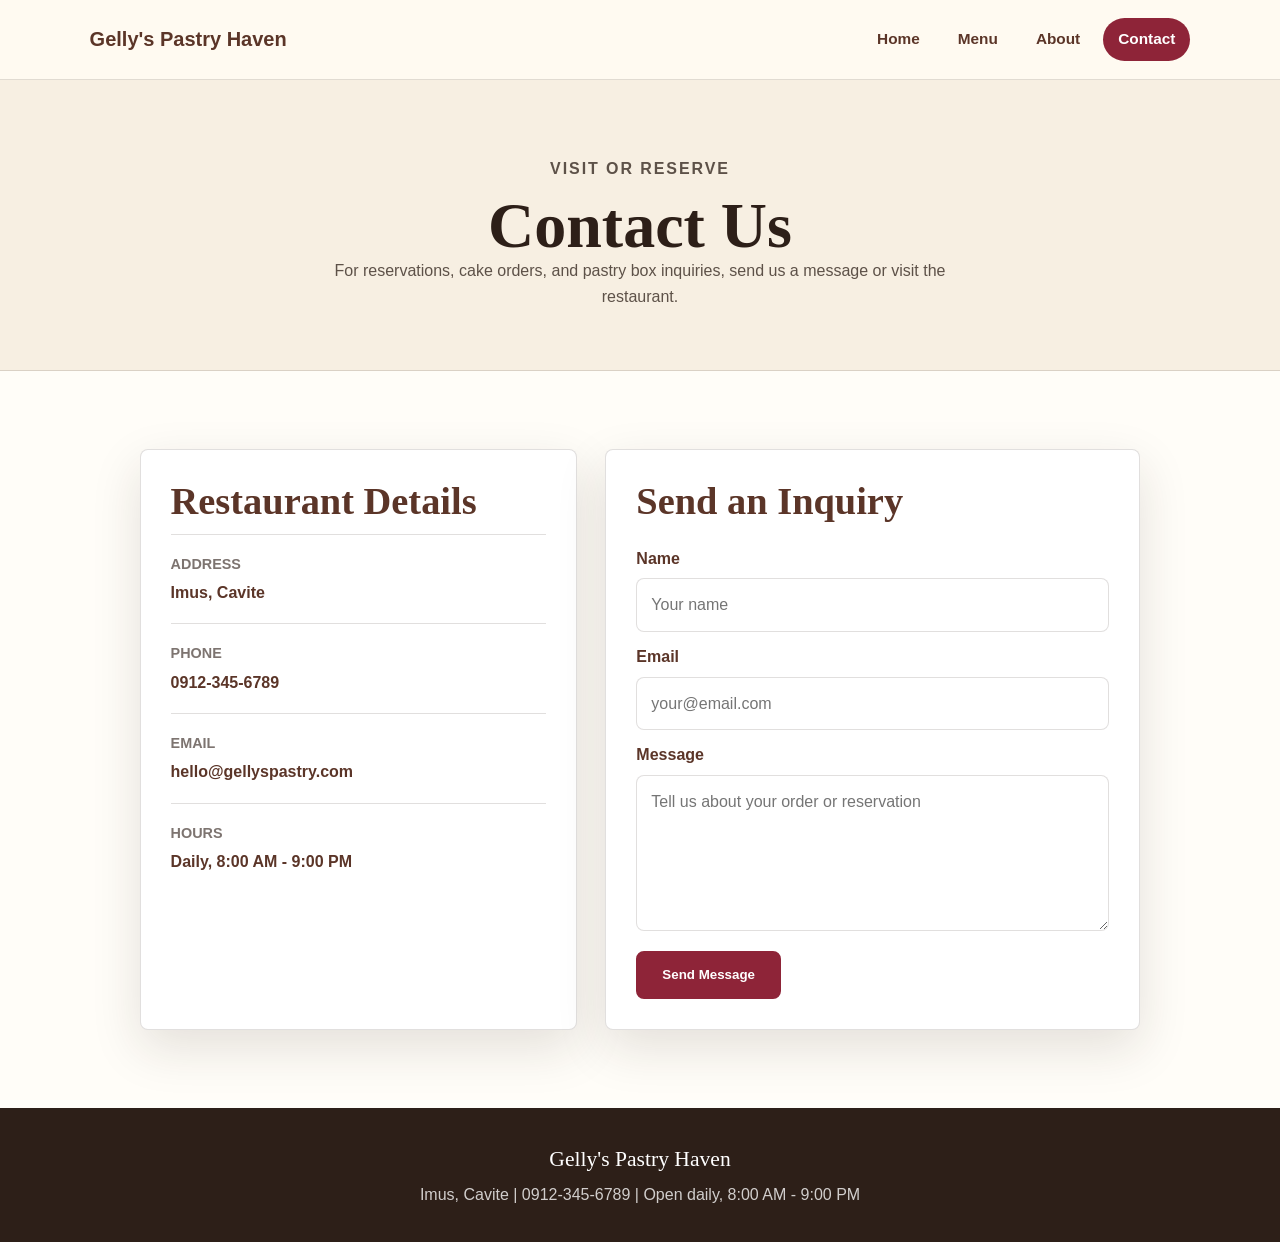
<file: contact.html>
<!DOCTYPE html>
<html lang="en">
<head>
    <meta charset="UTF-8">
    <meta name="viewport" content="width=device-width, initial-scale=1.0">
    <title>Contact | Gelly's Pastry Haven</title>
    <link rel="stylesheet" href="gen.css">
</head>
<body>
    <div class="navbar">
        <a class="logo" href="home.html">Gelly's Pastry Haven</a>
        <div class="nav-links">
            <a href="index.html">Home</a>
            <a href="menu.html">Menu</a>
            <a href="about.html">About</a>
            <a class="active" href="contact.html">Contact</a>
        </div>
    </div>

    <header class="page-header">
        <p class="eyebrow">Visit or reserve</p>
        <h1>Contact Us</h1>
        <p>For reservations, cake orders, and pastry box inquiries, send us a message or visit the restaurant.</p>
    </header>

    <main class="section contact-layout">
        <section class="contact-card">
            <h2>Restaurant Details</h2>
            <div class="contact-row">
                <span>Address</span>
                <strong>Imus, Cavite</strong>
            </div>
            <div class="contact-row">
                <span>Phone</span>
                <strong>0912-345-6789</strong>
            </div>
            <div class="contact-row">
                <span>Email</span>
                <strong>hello@gellyspastry.com</strong>
            </div>
            <div class="contact-row">
                <span>Hours</span>
                <strong>Daily, 8:00 AM - 9:00 PM</strong>
            </div>
        </section>

        <form class="contact-form">
            <h2>Send an Inquiry</h2>
            <label for="name">Name</label>
            <input id="name" type="text" placeholder="Your name">

            <label for="email">Email</label>
            <input id="email" type="email" placeholder="your@email.com">

            <label for="message">Message</label>
            <textarea id="message" rows="5" placeholder="Tell us about your order or reservation"></textarea>

            <button class="btn" type="submit">Send Message</button>
        </form>
    </main>

    <div class="footer">
        <p>Gelly's Pastry Haven</p>
        <p>Imus, Cavite | 0912-345-6789 | Open daily, 8:00 AM - 9:00 PM</p>
    </div>
</body>
</html>
</file>
<file: gen.css>
:root {
    --cream: #fffaf1;
    --ivory: #fffdf8;
    --flour: #f7efe2;
    --cocoa: #2d1f18;
    --coffee: #5b3528;
    --berry: #8e2438;
    --gold: #c8913f;
    --sage: #65795b;
    --line: rgba(45, 31, 24, 0.14);
    --shadow: 0 18px 50px rgba(45, 31, 24, 0.13);
}

* {
    box-sizing: border-box;
    margin: 0;
    padding: 0;
}

html {
    scroll-behavior: smooth;
}

body {
    background: var(--ivory);
    color: var(--cocoa);
    font-family: "Segoe UI", Arial, sans-serif;
    line-height: 1.6;
}

img {
    display: block;
    max-width: 100%;
}

a {
    color: inherit;
}

.navbar {
    position: sticky;
    top: 0;
    z-index: 20;
    display: flex;
    align-items: center;
    justify-content: space-between;
    gap: 28px;
    padding: 18px 7%;
    background: rgba(255, 250, 241, 0.94);
    border-bottom: 1px solid var(--line);
    backdrop-filter: blur(14px);
}

.logo {
    color: var(--coffee);
    font-size: 1.25rem;
    font-weight: 800;
    letter-spacing: 0;
    text-decoration: none;
}

.nav-links {
    display: flex;
    align-items: center;
    gap: 8px;
}

.nav-links a {
    border-radius: 999px;
    color: var(--coffee);
    font-size: 0.96rem;
    font-weight: 700;
    padding: 9px 15px;
    text-decoration: none;
    transition: background 0.2s ease, color 0.2s ease;
}

.nav-links a:hover,
.nav-links a.active {
    background: var(--berry);
    color: #fff;
}

.hero {
    min-height: 78vh;
    display: flex;
    align-items: center;
    padding: 9% 7%;
    position: relative;
    overflow: hidden;
}

.home-hero {
    background: linear-gradient(90deg, rgba(45, 31, 24, 0.78), rgba(45, 31, 24, 0.38)), url("https://images.unsplash.com/photo-1509440159596-0249088772ff?auto=format&fit=crop&w=1600&q=80") center/cover;
}

.hero-content {
    color: #fff;
    max-width: 720px;
}

.eyebrow {
    color: var(--gold);
    font-size: 0.78rem;
    font-weight: 800;
    letter-spacing: 0.12em;
    margin-bottom: 12px;
    text-transform: uppercase;
}

.hero h1,
.page-header h1,
.about-copy h1 {
    font-family: Georgia, "Times New Roman", serif;
    font-size: clamp(2.4rem, 5vw, 4.9rem);
    line-height: 1.02;
    letter-spacing: 0;
}

.hero-copy {
    color: rgba(255, 255, 255, 0.88);
    font-size: 1.16rem;
    margin: 22px 0 30px;
    max-width: 620px;
}

.hero-actions {
    display: flex;
    flex-wrap: wrap;
    gap: 14px;
}

.btn {
    appearance: none;
    background: var(--berry);
    border: 2px solid var(--berry);
    border-radius: 999px;
    color: #fff;
    cursor: pointer;
    display: inline-flex;
    align-items: center;
    justify-content: center;
    font-weight: 800;
    min-height: 48px;
    padding: 12px 24px;
    text-decoration: none;
    transition: transform 0.2s ease, background 0.2s ease, border-color 0.2s ease;
}

.btn:hover {
    background: #741b2c;
    border-color: #741b2c;
    transform: translateY(-2px);
}

.btn-outline {
    background: transparent;
    border-color: rgba(255, 255, 255, 0.75);
}

.btn-outline:hover {
    background: rgba(255, 255, 255, 0.16);
    border-color: #fff;
}

.section {
    max-width: 1180px;
    margin: 0 auto;
    padding: 78px 7%;
}

.section-heading {
    max-width: 660px;
    margin-bottom: 34px;
}

.section-heading h2,
.split-section h2,
.menu-panel h2,
.contact-card h2,
.contact-form h2 {
    color: var(--coffee);
    font-family: Georgia, "Times New Roman", serif;
    font-size: clamp(1.8rem, 3vw, 2.8rem);
    line-height: 1.1;
    margin-bottom: 12px;
}

.section-heading p,
.split-section p,
.about-copy p,
.page-header p {
    color: rgba(45, 31, 24, 0.76);
    font-size: 1rem;
}

.product-grid,
.menu-grid {
    display: grid;
    gap: 24px;
    grid-template-columns: repeat(3, minmax(0, 1fr));
}

.card,
.menu-panel,
.contact-card,
.contact-form {
    background: #fff;
    border: 1px solid var(--line);
    border-radius: 8px;
    box-shadow: var(--shadow);
    overflow: hidden;
}

.card img,
.menu-panel img {
    aspect-ratio: 4 / 3;
    height: auto;
    object-fit: cover;
    width: 100%;
}

.card-body {
    padding: 22px;
}

.card h3 {
    color: var(--coffee);
    font-size: 1.15rem;
    margin-bottom: 8px;
}

.card p {
    color: rgba(45, 31, 24, 0.72);
}

.split-section {
    background: var(--flour);
    display: grid;
    gap: 38px;
    grid-template-columns: minmax(0, 0.9fr) minmax(280px, 1.1fr);
    margin: 0 auto 70px;
    padding: 70px 7%;
}

.feature-list {
    display: grid;
    gap: 14px;
}

.feature-list div {
    align-items: center;
    background: rgba(255, 255, 255, 0.7);
    border: 1px solid var(--line);
    border-radius: 8px;
    display: flex;
    justify-content: space-between;
    gap: 18px;
    padding: 18px 20px;
}

.feature-list span {
    font-weight: 700;
}

.feature-list strong {
    color: var(--berry);
    white-space: nowrap;
}

.page-header {
    background: var(--flour);
    border-bottom: 1px solid var(--line);
    padding: 76px 7% 60px;
    text-align: center;
}

.page-header p {
    max-width: 640px;
    margin-left: auto;
    margin-right: auto;
}

.menu-section {
    max-width: 1240px;
}

.menu-grid {
    grid-template-columns: repeat(2, minmax(0, 1fr));
}

.menu-panel {
    padding-bottom: 18px;
}

.menu-panel h2 {
    font-size: 2rem;
    padding: 24px 24px 4px;
}

.menu-item {
    align-items: baseline;
    border-top: 1px solid var(--line);
    display: flex;
    justify-content: space-between;
    gap: 18px;
    margin: 0 24px;
    padding: 14px 0;
}

.menu-item span {
    color: rgba(45, 31, 24, 0.82);
    font-weight: 650;
}

.menu-item strong {
    color: var(--berry);
    white-space: nowrap;
}

.about-layout {
    align-items: center;
    display: grid;
    gap: 48px;
    grid-template-columns: minmax(0, 1fr) minmax(320px, 0.85fr);
}

.about-copy p {
    margin-top: 18px;
}

.about-image img {
    border-radius: 8px;
    box-shadow: var(--shadow);
    min-height: 520px;
    object-fit: cover;
    width: 100%;
}

.stats {
    display: grid;
    gap: 12px;
    grid-template-columns: repeat(3, minmax(0, 1fr));
    margin-top: 30px;
}

.stats div {
    background: var(--flour);
    border: 1px solid var(--line);
    border-radius: 8px;
    padding: 18px;
}

.stats strong,
.stats span {
    display: block;
}

.stats strong {
    color: var(--berry);
    font-size: 1.04rem;
}

.stats span {
    color: rgba(45, 31, 24, 0.68);
    font-size: 0.9rem;
    margin-top: 4px;
}

.contact-layout {
    display: grid;
    gap: 28px;
    grid-template-columns: minmax(280px, 0.9fr) minmax(320px, 1.1fr);
}

.contact-card,
.contact-form {
    padding: 30px;
}

.contact-row {
    border-top: 1px solid var(--line);
    display: grid;
    gap: 4px;
    padding: 18px 0;
}

.contact-row span {
    color: rgba(45, 31, 24, 0.62);
    font-size: 0.9rem;
    font-weight: 800;
    text-transform: uppercase;
}

.contact-row strong {
    color: var(--coffee);
}

.contact-form {
    display: grid;
}

.contact-form label {
    color: var(--coffee);
    font-weight: 800;
    margin: 12px 0 7px;
}

.contact-form input,
.contact-form textarea {
    border: 1px solid var(--line);
    border-radius: 8px;
    color: var(--cocoa);
    font: inherit;
    padding: 13px 14px;
    resize: vertical;
}

.contact-form input:focus,
.contact-form textarea:focus {
    border-color: var(--gold);
    outline: 3px solid rgba(200, 145, 63, 0.2);
}

.contact-form .btn {
    border-radius: 8px;
    margin-top: 20px;
    width: fit-content;
}

.footer {
    background: var(--cocoa);
    color: rgba(255, 255, 255, 0.78);
    padding: 34px 7%;
    text-align: center;
}

.footer p:first-child {
    color: #fff;
    font-family: Georgia, "Times New Roman", serif;
    font-size: 1.35rem;
    margin-bottom: 6px;
}

@media (max-width: 860px) {
    .navbar {
        align-items: flex-start;
        flex-direction: column;
        padding: 16px 5%;
    }

    .nav-links {
        flex-wrap: wrap;
        width: 100%;
    }

    .nav-links a {
        padding: 8px 12px;
    }

    .hero,
    .section,
    .page-header,
    .split-section {
        padding-left: 5%;
        padding-right: 5%;
    }

    .hero {
        min-height: 70vh;
    }

    .product-grid,
    .menu-grid,
    .split-section,
    .about-layout,
    .contact-layout {
        grid-template-columns: 1fr;
    }

    .about-image img {
        min-height: 340px;
    }

    .stats {
        grid-template-columns: 1fr;
    }
}

@media (max-width: 520px) {
    .hero-actions,
    .btn {
        width: 100%;
    }

    .btn {
        text-align: center;
    }

    .feature-list div,
    .menu-item {
        align-items: flex-start;
        flex-direction: column;
        gap: 6px;
    }
}
</file>
